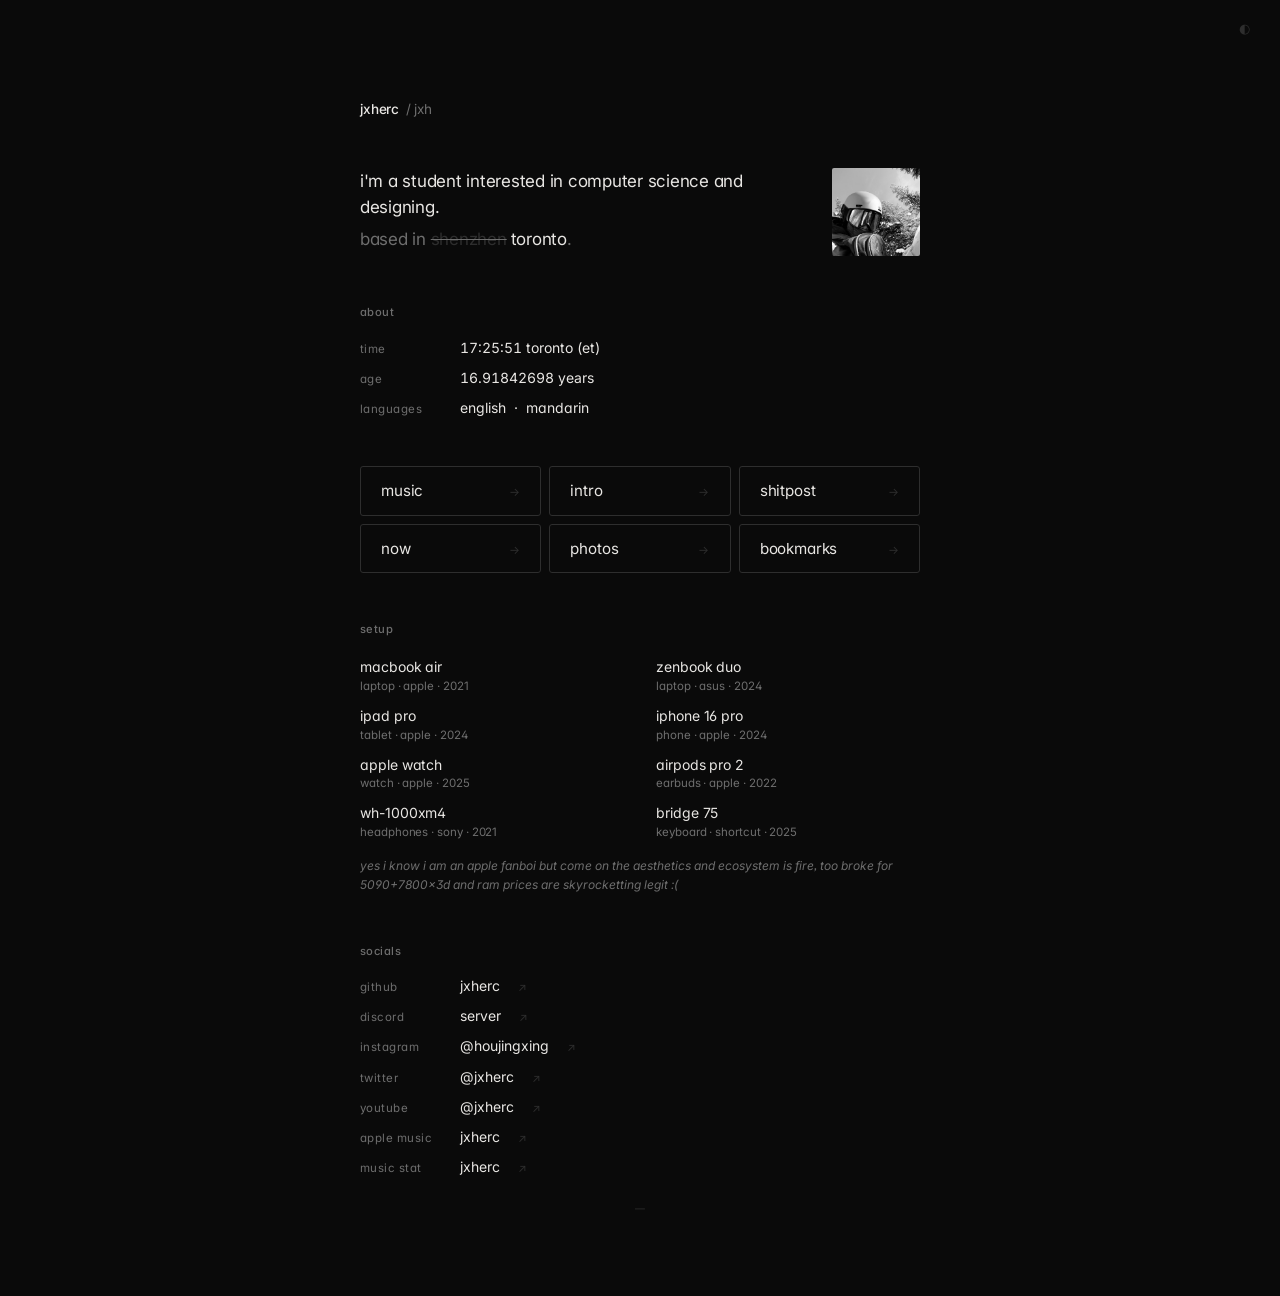
<file: index.html>
<!DOCTYPE html>
<html lang="en">
<head>
<meta charset="UTF-8">
<meta name="viewport" content="width=device-width, initial-scale=1.0">
<title>jxherc</title>
<link rel="icon" type="image/svg+xml" href="favicon.svg">
<link rel="preconnect" href="https://fonts.googleapis.com">
<link rel="preconnect" href="https://fonts.gstatic.com" crossorigin>
<link href="https://fonts.googleapis.com/css2?family=Inter:wght@300;400;500;600&display=swap" rel="stylesheet">
<link rel="stylesheet" href="style.css?v=19">
<script>const t=localStorage.getItem('theme');if(t)document.documentElement.dataset.theme=t;</script>
<meta property="og:title" content="jxherc">
<meta property="og:description" content="a website">
<meta property="og:image" content="og-image.png">
<meta name="twitter:card" content="summary_large_image">
</head>
<body>
<button class="theme-toggle" id="theme-toggle" aria-label="toggle light mode">◐</button>

<div class="meme-overlay" id="meme-overlay">
  <div class="meme-box" id="meme-box">
    <img class="meme-img" src="images/spongebob-eyes.jpg" alt="spongebob my eyes meme" />
    <p class="meme-text">are you absolutely motherfucking sure you wanna switch to light mode</p>
    <button class="meme-confirm" id="meme-confirm">yes i am sure</button>
    <button class="meme-cancel" id="meme-cancel">nevermind</button>
  </div>
</div>

<main>

  <header>
    <span class="brand">jxherc<span class="alias">/ jxh</span></span>
  </header>

  <section class="intro-block">
    <div class="intro">
      i'm a student interested in computer science and designing.
      <span class="location">based in <s>shenzhen</s><span class="here">toronto</span>.</span>
    </div>
    <div class="portrait">
      <div class="fallback">—</div>
      <img src="images/me.jpg" alt=""
           onload="this.classList.add('loaded'); this.previousElementSibling.style.display='none';"
           onerror="this.style.display='none';" />
    </div>
  </section>

  <section>
    <div class="label">about</div>
    <div class="kv-list">
      <div class="kv-row"><span class="k">time</span><span class="v" id="clock">—</span></div>
      <div class="kv-row"><span class="k">age</span><span class="v" id="age">—</span></div>
      <div class="kv-row"><span class="k">languages</span><span class="v">english &nbsp;·&nbsp; mandarin</span></div>
    </div>
  </section>

  <section style="display:grid;grid-template-columns:repeat(3,1fr);gap:0.5rem;">
    <a class="music-card" href="music.html">
      <span class="title">music</span>
      <span class="enter">→</span>
    </a>
    <a class="music-card" href="intro.html">
      <span class="title">intro</span>
      <span class="enter">→</span>
    </a>
    <a class="music-card" href="shitpost.html">
      <span class="title">shitpost</span>
      <span class="enter">→</span>
    </a>
    <a class="music-card" href="now.html">
      <span class="title">now</span>
      <span class="enter">→</span>
    </a>
    <a class="music-card" href="photos.html">
      <span class="title">photos</span>
      <span class="enter">→</span>
    </a>
    <a class="music-card" href="bookmarks.html">
      <span class="title">bookmarks</span>
      <span class="enter">→</span>
    </a>
  </section>

  <section>
    <div class="label">setup</div>
    <div class="two-col">
      <div class="item">macbook air<span class="spec">laptop · apple · 2021</span></div>
      <div class="item">zenbook duo<span class="spec">laptop · asus · 2024</span></div>
      <div class="item">ipad pro<span class="spec">tablet · apple · 2024</span></div>
      <div class="item">iphone 16 pro<span class="spec">phone · apple · 2024</span></div>
      <div class="item">apple watch<span class="spec">watch · apple · 2025</span></div>
      <div class="item">airpods pro 2<span class="spec">earbuds · apple · 2022</span></div>
      <div class="item">wh-1000xm4<span class="spec">headphones · sony · 2021</span></div>
      <div class="item">bridge 75<span class="spec">keyboard · shortcut · 2025</span></div>
    </div>
    <div class="note" style="margin-top:0.85rem;">yes i know i am an apple fanboi but come on the aesthetics and ecosystem is fire, too broke for 5090+7800x3d and ram prices are skyrocketting legit :( </div>
  </section>

  <section>
    <div class="label">socials</div>
    <div class="kv-list">
      <a class="kv-row" href="https://github.com/jxherc" target="_blank" rel="noopener">
        <span class="k">github</span><span class="v">jxherc</span><span class="arrow">↗</span>
      </a>
      <a class="kv-row" href="https://jxherc.com/gbp" target="_blank" rel="noopener">
        <span class="k">discord</span><span class="v">server</span><span class="arrow">↗</span>
      </a>
      <a class="kv-row" href="https://instagram.com/houjingxing" target="_blank" rel="noopener">
        <span class="k">instagram</span><span class="v">@houjingxing</span><span class="arrow">↗</span>
      </a>
      <a class="kv-row" href="https://twitter.com/jxherc" target="_blank" rel="noopener">
        <span class="k">twitter</span><span class="v">@jxherc</span><span class="arrow">↗</span>
      </a>
      <a class="kv-row" href="https://youtube.com/@jxherc" target="_blank" rel="noopener">
        <span class="k">youtube</span><span class="v">@jxherc</span><span class="arrow">↗</span>
      </a>
      <a class="kv-row" href="https://music.apple.com/profile/jxherc" target="_blank" rel="noopener">
        <span class="k">apple music</span><span class="v">jxherc</span><span class="arrow">↗</span>
      </a>
      <a class="kv-row" href="https://stats.fm/jxherc" target="_blank" rel="noopener">
        <span class="k">music stat</span><span class="v">jxherc</span><span class="arrow">↗</span>
      </a>
    </div>
  </section>

  <section class="page-edit-stamp">—</section>

</main>

<script>
  const BIRTH = new Date('2010-01-03T11:30:00Z');
  const ageSpot = document.getElementById('age');
  function updateAge() {
    const years = (new Date() - BIRTH) / (1000 * 60 * 60 * 24 * 365.25);
    ageSpot.textContent = years.toFixed(8) + ' years';
  }
  updateAge();
  setInterval(updateAge, 40);

  const clockSpot = document.getElementById('clock');
  function updateClock() {
    const time = new Date().toLocaleTimeString('en-CA', {
      timeZone: 'America/Toronto',
      hour12: false, hour: '2-digit', minute: '2-digit', second: '2-digit'
    });
    clockSpot.textContent = time + ' toronto (et)';
  }
  updateClock();
  setInterval(updateClock, 1000);

  fetch('https://api.github.com/repos/jxherc/website/commits?path=index.html&per_page=1')
    .then(r => r.json())
  .then(data => {
      const c = data[0]?.commit;
      if (!c) return;
      const d = new Date(c.committer?.date || c.author?.date);
      if (isNaN(d)) return;
      const date = d.toLocaleDateString('en-CA', { month: 'short', day: 'numeric', year: 'numeric' }).toLowerCase();
      const msg  = (c.message || '').split('\n')[0].replace(/\s*https?:\/\/\S+/g, '').trim();
      document.querySelector('.page-edit-stamp').textContent = 'page last edited ' + date + (msg ? ' · ' + msg : '');
    }).catch(() => {});
</script>
<script src="theme.js"></script>
</body>
</html>
</file>
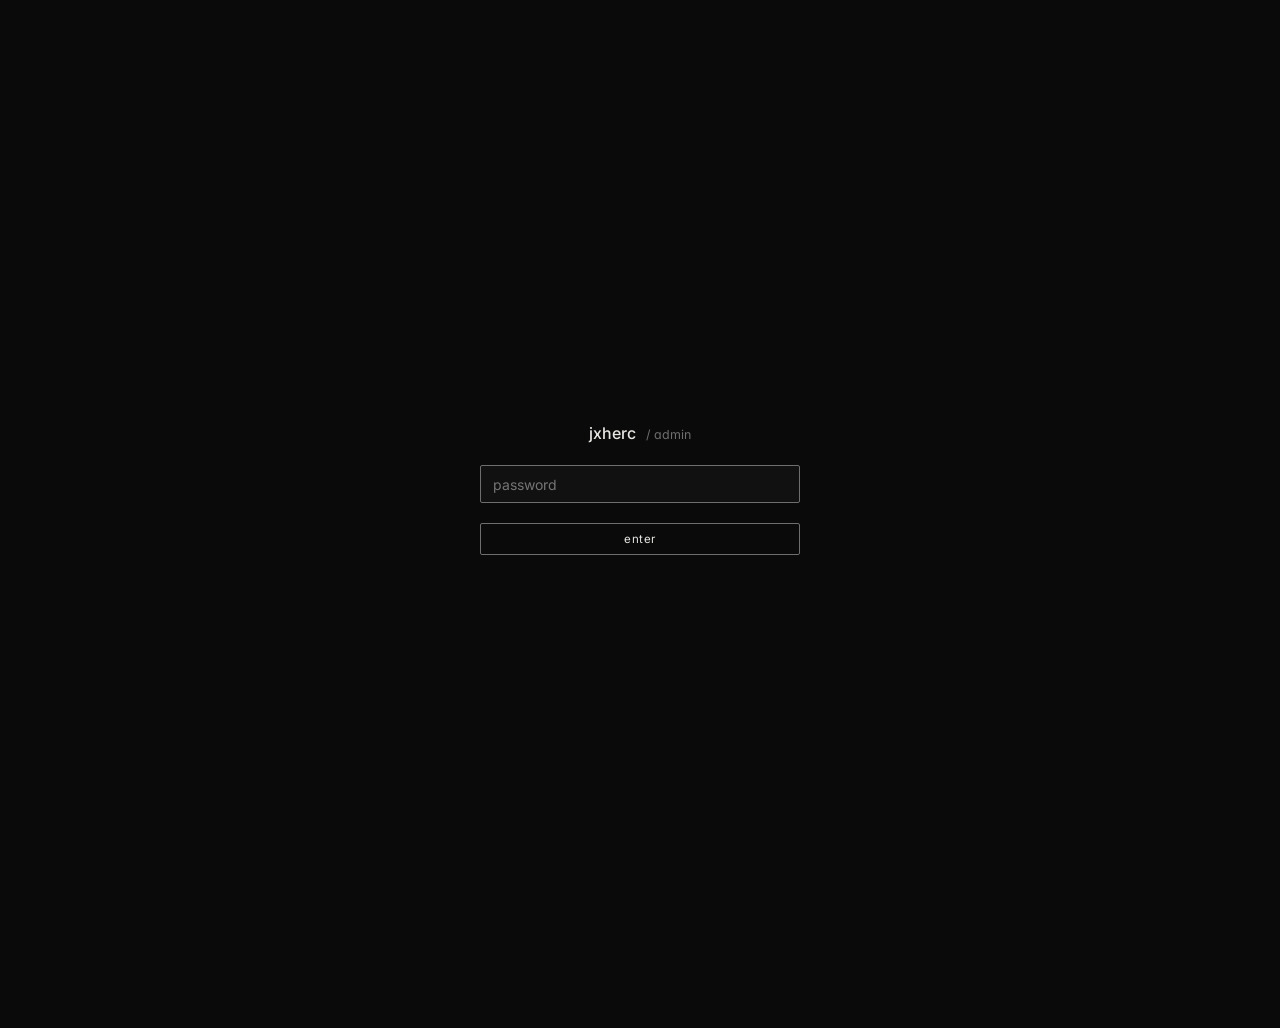
<file: _admin/index.html>
<!DOCTYPE html>
<html lang="en">
<head>
<meta charset="UTF-8">
<meta name="viewport" content="width=device-width, initial-scale=1.0">
<title>admin — jxherc</title>
<link rel="preconnect" href="https://fonts.googleapis.com">
<link rel="preconnect" href="https://fonts.gstatic.com" crossorigin>
<link href="https://fonts.googleapis.com/css2?family=Inter:wght@300;400;500;600&display=swap" rel="stylesheet">
<link rel="stylesheet" href="style.css">
</head>
<body>
<main>
  <header style="display:flex;align-items:baseline;justify-content:space-between;">
    <div class="brand">jxherc <span class="sub">/ admin</span></div>
    <button class="btn" id="logout-btn">logout</button>
  </header>

  <section>
    <div class="label">overview</div>
    <div class="stats-row">
      <div class="stat-card"><div class="num" id="posts-count">—</div><div class="unit">posts</div></div>
      <div class="stat-card"><div class="num" id="photos-count">—</div><div class="unit">photos</div></div>
      <div class="stat-card"><div class="num" id="bm-count">—</div><div class="unit">bookmarks</div></div>
    </div>
  </section>

  <section>
    <div class="label">manage</div>
    <div class="section-cards">
      <a class="section-card" href="posts.html"><span>posts</span><span class="arrow">→</span></a>
      <a class="section-card" href="status.html"><span>now status</span><span class="arrow">→</span></a>
      <a class="section-card" href="bookmarks.html"><span>bookmarks</span><span class="arrow">→</span></a>
      <a class="section-card" href="photos.html"><span>photos</span><span class="arrow">→</span></a>
    </div>
  </section>
</main>

<script type="module">
  import { requireLogin, apiFetch } from './admin.js';
  requireLogin();

  document.getElementById('logout-btn').addEventListener('click', () => {
    localStorage.removeItem('admin_token');
    location.href = 'login.html';
  });

  async function loadCounts() {
    const [posts, photos, bm] = await Promise.all([
      apiFetch('/posts').then(r => r.json()).catch(() => []),
      apiFetch('/photos').then(r => r.json()).catch(() => []),
      apiFetch('/bookmarks').then(r => r.json()).catch(() => []),
    ]);
    document.getElementById('posts-count').textContent  = posts.length;
    document.getElementById('photos-count').textContent = photos.length;
    document.getElementById('bm-count').textContent     = bm.length;
  }
  loadCounts();
</script>
</body>
</html>
</file>
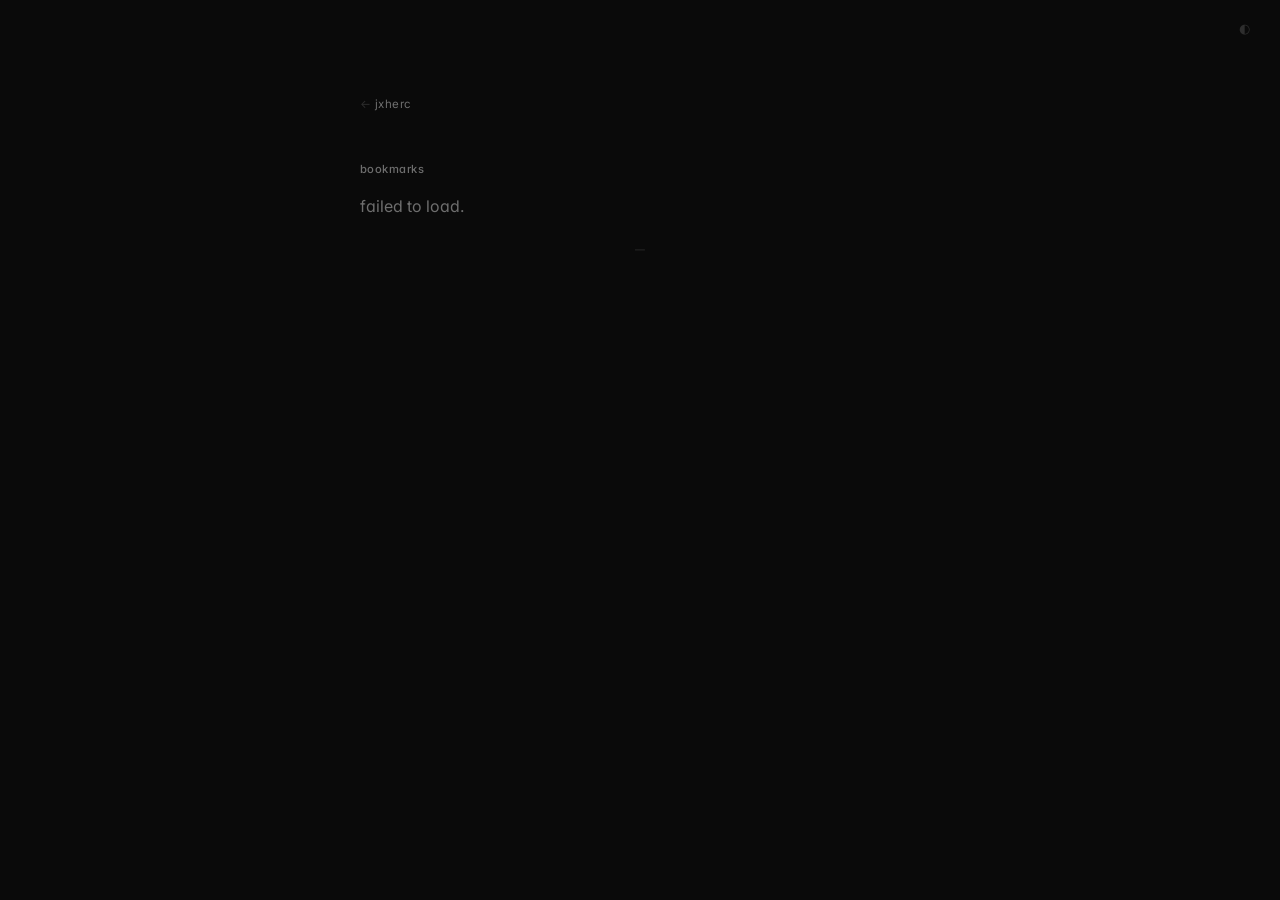
<file: bookmarks.html>
<!DOCTYPE html>
<html lang="en">
<head>
<meta charset="UTF-8">
<meta name="viewport" content="width=device-width, initial-scale=1.0">
<title>bookmarks — jxherc</title>
<link rel="icon" type="image/svg+xml" href="favicon.svg">
<link rel="preconnect" href="https://fonts.googleapis.com">
<link rel="preconnect" href="https://fonts.gstatic.com" crossorigin>
<link href="https://fonts.googleapis.com/css2?family=Inter:wght@300;400;500;600&display=swap" rel="stylesheet">
<link rel="stylesheet" href="style.css?v=19">
<script>const t=localStorage.getItem('theme');if(t)document.documentElement.dataset.theme=t;</script>
<meta property="og:title" content="bookmarks — jxherc">
<meta property="og:description" content="links i like">
<meta property="og:image" content="og-image.png">
<meta name="twitter:card" content="summary_large_image">
</head>
<body>
<button class="theme-toggle" id="theme-toggle" aria-label="toggle light mode">◐</button>
<div class="meme-overlay" id="meme-overlay">
  <div class="meme-box">
    <img class="meme-img" src="images/spongebob-eyes.jpg" alt="spongebob my eyes meme" />
    <p class="meme-text">are you absolutely motherfucking sure you wanna switch to light mode</p>
    <button class="meme-confirm" id="meme-confirm">yes i am sure</button>
    <button class="meme-cancel" id="meme-cancel">nevermind</button>
  </div>
</div>
<main>
  <a class="home" href="index.html">jxherc</a>
  <section>
    <div class="label">bookmarks</div>
    <div id="saves"><div style="color:var(--muted)">loading…</div></div>
  </section>
  <section class="page-edit-stamp" id="edit-stamp">—</section>
</main>
<script>
const API = 'https://api.jxherc.com';

async function load() {
  const wall = document.getElementById('saves');
  try {
    const r = await fetch(API + '/bookmarks');
    const raw = await r.json();
    const saves = raw.bookmarks || raw || [];
    if (!saves.length) { wall.innerHTML = '<div style="color:var(--muted)">nothing saved yet.</div>'; return; }
    wall.innerHTML = saves.map(b => {
      const href = b.url || '#';
      const name = b.label || href;
      const crumbs = [b.url, b.category, b.date
        ? new Date(b.date).toLocaleDateString('en-CA', { month: 'short', day: 'numeric', year: 'numeric' }).toLowerCase()
        : ''].filter(Boolean).join(' · ');
      return '<a href="' + href + '" target="_blank" rel="noopener" style="display:block;padding:0.7rem 0;border-bottom:1px solid var(--faint);text-decoration:none;">'
        + '<div style="color:var(--text);margin-bottom:0.2rem">' + name + '</div>'
        + '<div style="color:var(--muted);font-size:0.75rem;overflow:hidden;text-overflow:ellipsis;white-space:nowrap">' + crumbs + '</div>'
        + '</a>';
    }).join('');
  } catch {
    wall.innerHTML = '<div style="color:var(--muted)">failed to load.</div>';
  }
}
load();

fetch('https://api.github.com/repos/jxherc/website/commits?path=bookmarks.html&per_page=1')
  .then(r => r.json())
  .then(data => {
    const hit = data[0]?.commit;
    if (!hit) return;
    const d = new Date(hit.committer?.date || hit.author?.date);
    if (isNaN(d)) return;
    const when = d.toLocaleDateString('en-CA', { month: 'short', day: 'numeric', year: 'numeric' }).toLowerCase();
    const why = (hit.message || '').split('\n')[0].replace(/\s*https?:\/\/\S+/g, '').trim();
    document.getElementById('edit-stamp').textContent = 'page last edited ' + when + (why ? ' · ' + why : '');
  })
  .catch(() => {});
</script>
<script src="theme.js"></script>
</body>
</html>
</file>
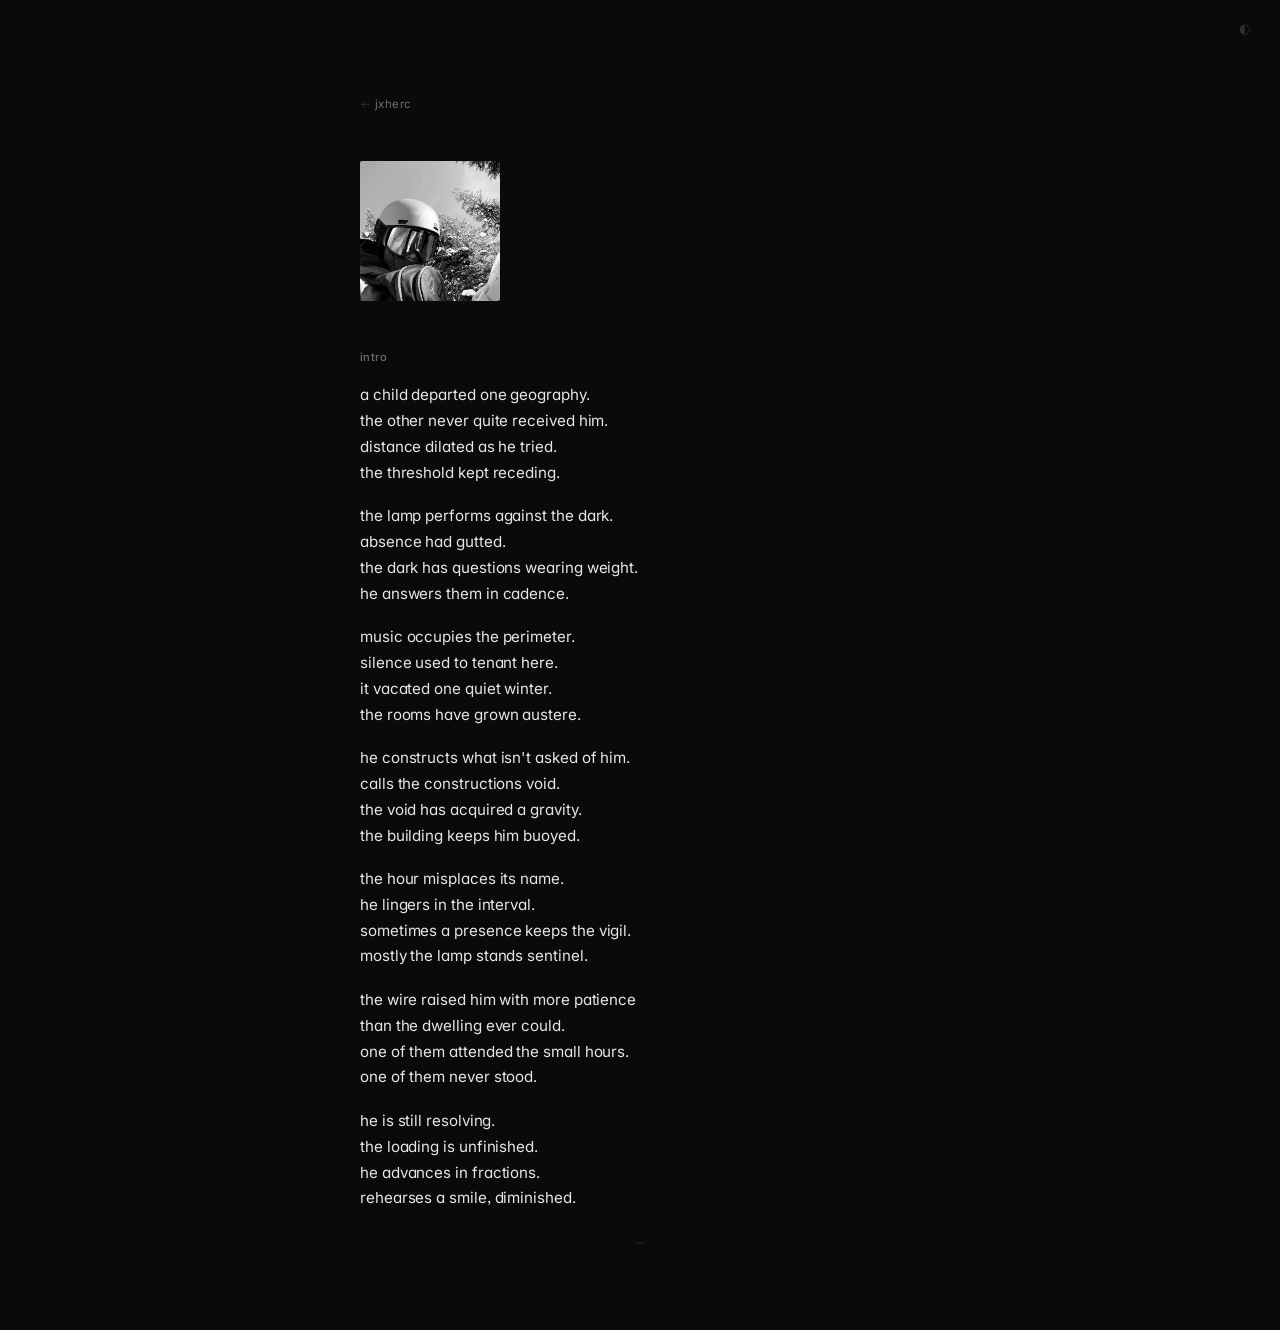
<file: intro.html>
<!DOCTYPE html>
<html lang="en">
<head>
<meta charset="UTF-8">
<meta name="viewport" content="width=device-width, initial-scale=1.0">
<title>intro — jxherc</title>
<link rel="icon" type="image/svg+xml" href="favicon.svg">
<link rel="preconnect" href="https://fonts.googleapis.com">
<link rel="preconnect" href="https://fonts.gstatic.com" crossorigin>
<link href="https://fonts.googleapis.com/css2?family=Inter:wght@300;400;500;600&display=swap" rel="stylesheet">
<link rel="stylesheet" href="style.css?v=19">
<script>const t=localStorage.getItem('theme');if(t)document.documentElement.dataset.theme=t;</script>
<meta property="og:title" content="intro — jxherc">
<meta property="og:description" content="some intro">
<meta property="og:image" content="og-image.png">
<meta name="twitter:card" content="summary_large_image">
</head>
<body>
<button class="theme-toggle" id="theme-toggle" aria-label="toggle light mode">◐</button>
<div class="meme-overlay" id="meme-overlay">
  <div class="meme-box">
    <img class="meme-img" src="images/spongebob-eyes.jpg" alt="spongebob my eyes meme" />
    <p class="meme-text">are you absolutely motherfucking sure you wanna switch to light mode</p>
    <button class="meme-confirm" id="meme-confirm">yes i am sure</button>
    <button class="meme-cancel" id="meme-cancel">nevermind</button>
  </div>
</div>
<main>
  <a class="home" href="index.html">jxherc</a>
  <section>
    <div class="portrait-large">
      <div class="fallback">—</div>
      <img src="images/me.jpg" alt="jxherc"
           onload="this.classList.add('loaded'); this.previousElementSibling.style.display='none';"
           onerror="this.style.display='none';" />
    </div>
  </section>
  <section>
    <div class="label">intro</div>
    <div class="prose">
      <p>
        a child departed one geography.<br>
        the other never quite received him.<br>
        distance dilated as he tried.<br>
        the threshold kept receding.
      </p>
      <p>
        the lamp performs against the dark.<br>
        absence had gutted.<br>
        the dark has questions wearing weight.<br>
        he answers them in cadence.
      </p>
      <p>
        music occupies the perimeter.<br>
        silence used to tenant here.<br>
        it vacated one quiet winter.<br>
        the rooms have grown austere.
      </p>
      <p>
        he constructs what isn't asked of him.<br>
        calls the constructions void.<br>
        the void has acquired a gravity.<br>
        the building keeps him buoyed.
      </p>
      <p>
        the hour misplaces its name.<br>
        he lingers in the interval.<br>
        sometimes a presence keeps the vigil.<br>
        mostly the lamp stands sentinel.
      </p>
      <p>
        the wire raised him with more patience<br>
        than the dwelling ever could.<br>
        one of them attended the small hours.<br>
        one of them never stood.
      </p>
      <p>
        he is still resolving.<br>
        the loading is unfinished.<br>
        he advances in fractions.<br>
        rehearses a smile, diminished.
      </p>
    </div>
  </section>
  <section class="page-edit-stamp" id="edit-stamp">—</section>
</main>
<script>
fetch('https://api.github.com/repos/jxherc/website/commits?path=intro.html&per_page=1')
  .then(r => r.json())
  .then(data => {
    const hit = data[0]?.commit;
    if (!hit) return;
    const d = new Date(hit.committer?.date || hit.author?.date);
    if (isNaN(d)) return;
    const when = d.toLocaleDateString('en-CA', { month: 'short', day: 'numeric', year: 'numeric' }).toLowerCase();
    const why = (hit.message || '').split('\n')[0].replace(/\s*https?:\/\/\S+/g, '').trim();
    document.getElementById('edit-stamp').textContent = 'page last edited ' + when + (why ? ' · ' + why : '');
  })
  .catch(() => {});
</script>
<script src="theme.js"></script>
</body>
</html>
</file>
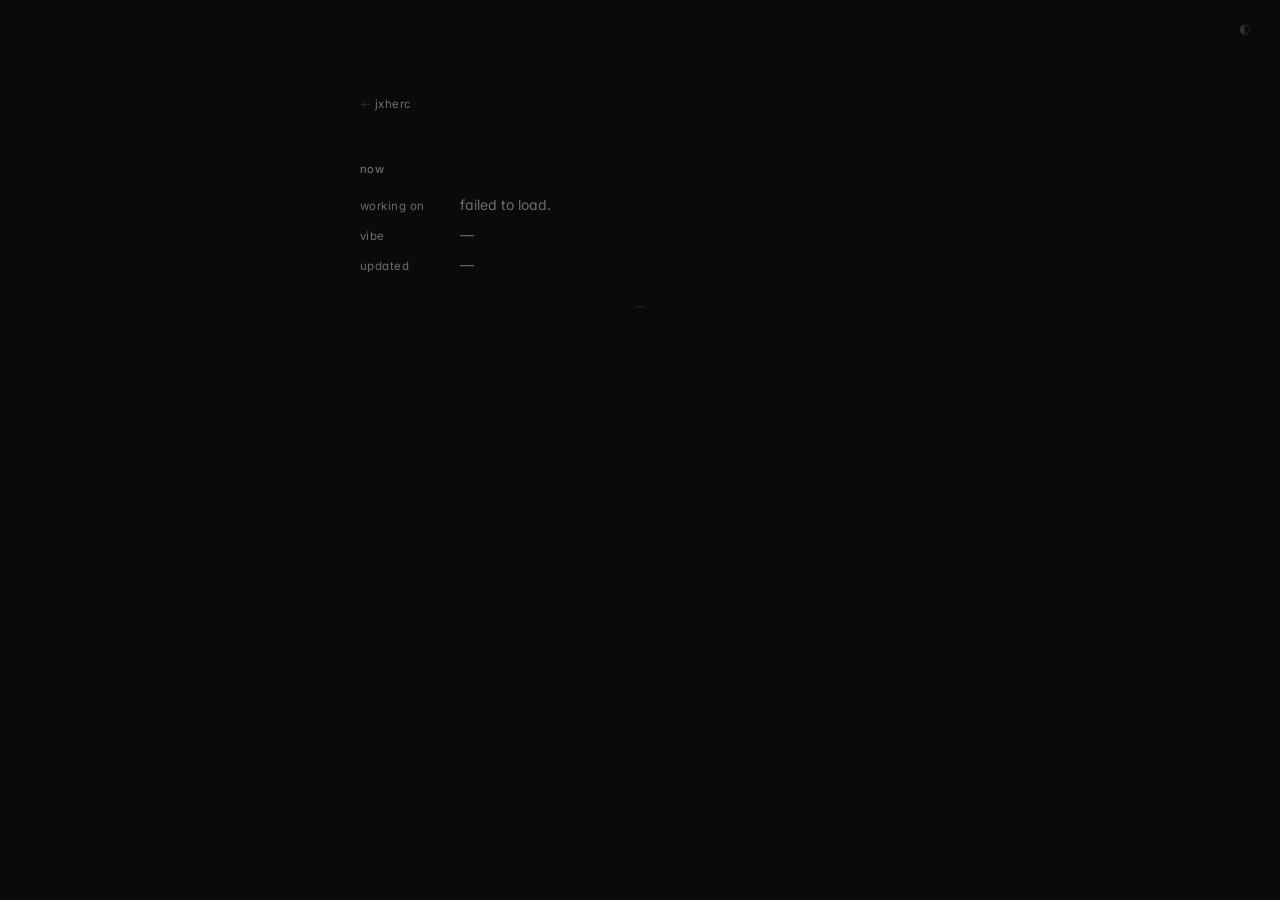
<file: now.html>
<!DOCTYPE html>
<html lang="en">
<head>
<meta charset="UTF-8">
<meta name="viewport" content="width=device-width, initial-scale=1.0">
<title>now — jxherc</title>
<link rel="icon" type="image/svg+xml" href="favicon.svg">
<link rel="preconnect" href="https://fonts.googleapis.com">
<link rel="preconnect" href="https://fonts.gstatic.com" crossorigin>
<link href="https://fonts.googleapis.com/css2?family=Inter:wght@300;400;500;600&display=swap" rel="stylesheet">
<link rel="stylesheet" href="style.css?v=19">
<script>const t=localStorage.getItem('theme');if(t)document.documentElement.dataset.theme=t;</script>
<meta property="og:title" content="now — jxherc">
<meta property="og:description" content="what i'm up to">
<meta property="og:image" content="og-image.png">
<meta name="twitter:card" content="summary_large_image">
</head>
<body>
<button class="theme-toggle" id="theme-toggle" aria-label="toggle light mode">◐</button>
<div class="meme-overlay" id="meme-overlay">
  <div class="meme-box">
    <img class="meme-img" src="images/spongebob-eyes.jpg" alt="spongebob my eyes meme" />
    <p class="meme-text">are you absolutely motherfucking sure you wanna switch to light mode</p>
    <button class="meme-confirm" id="meme-confirm">yes i am sure</button>
    <button class="meme-cancel" id="meme-cancel">nevermind</button>
  </div>
</div>
<main>
  <a class="home" href="index.html">jxherc</a>
  <section>
    <div class="label">now</div>
    <div class="kv-list">
      <div class="kv-row"><span class="k">working on</span><span class="v" style="color:var(--muted)" id="doing">loading…</span></div>
      <div class="kv-row"><span class="k">vibe</span><span class="v" style="color:var(--muted)" id="mood">—</span></div>
      <div class="kv-row"><span class="k">updated</span><span class="v" style="color:var(--muted)" id="when">—</span></div>
    </div>
  </section>
  <section class="page-edit-stamp" id="edit-stamp">—</section>
</main>
<script>
const API = 'https://api.jxherc.com';

async function load() {
  try {
    const r = await fetch(API + '/status');
    if (!r.ok) throw 0;
    const raw = await r.json();
    const s = raw.status || raw;
    document.getElementById('doing').textContent = s.workingOn || '—';
    document.getElementById('mood').textContent = s.vibe || '—';
    if (s.updatedAt) {
      const mins = Math.round((Date.now() - new Date(s.updatedAt)) / 60000);
      const ago = mins < 1    ? 'just now'
        : mins < 60           ? mins + 'm ago'
        : mins < 1440         ? Math.round(mins / 60) + 'h ago'
        : Math.round(mins / 1440) + 'd ago';
      document.getElementById('when').textContent = ago;
    }
  } catch {
    document.getElementById('doing').textContent = 'failed to load.';
  }
}
load();

fetch('https://api.github.com/repos/jxherc/website/commits?path=now.html&per_page=1')
  .then(r => r.json())
  .then(data => {
    const hit = data[0]?.commit;
    if (!hit) return;
    const d = new Date(hit.committer?.date || hit.author?.date);
    if (isNaN(d)) return;
    const when = d.toLocaleDateString('en-CA', { month: 'short', day: 'numeric', year: 'numeric' }).toLowerCase();
    const why = (hit.message || '').split('\n')[0].replace(/\s*https?:\/\/\S+/g, '').trim();
    document.getElementById('edit-stamp').textContent = 'page last edited ' + when + (why ? ' · ' + why : '');
  })
  .catch(() => {});
</script>
<script src="theme.js"></script>
</body>
</html>
</file>
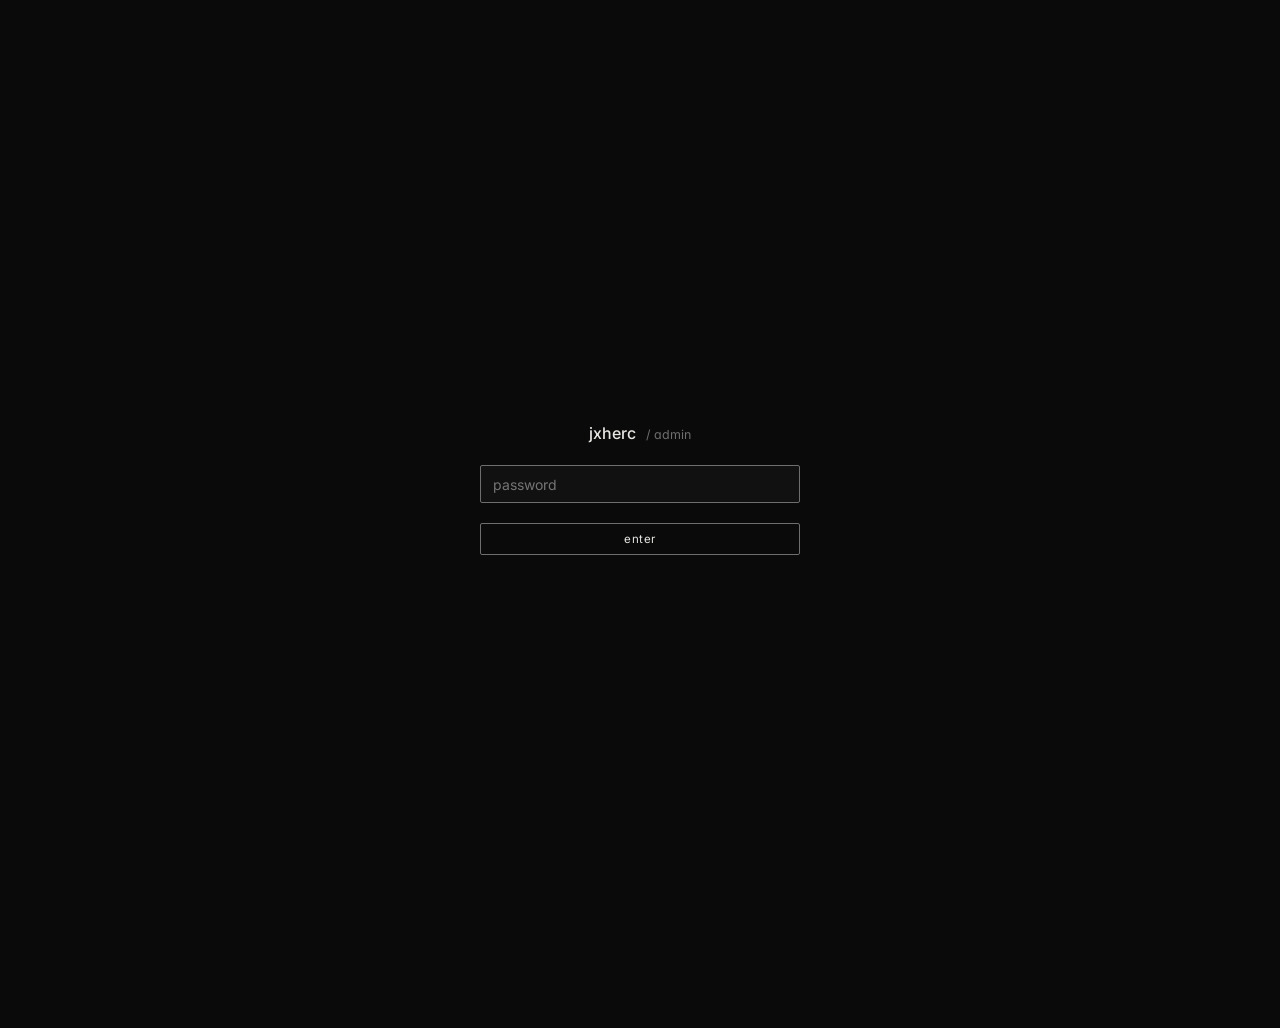
<file: _admin/bookmarks.html>
<!DOCTYPE html>
<html lang="en">
<head>
<meta charset="UTF-8">
<meta name="viewport" content="width=device-width, initial-scale=1.0">
<title>bookmarks — admin</title>
<link rel="preconnect" href="https://fonts.googleapis.com">
<link rel="preconnect" href="https://fonts.gstatic.com" crossorigin>
<link href="https://fonts.googleapis.com/css2?family=Inter:wght@300;400;500;600&display=swap" rel="stylesheet">
<link rel="stylesheet" href="style.css">
</head>
<body>
<main>
  <header style="display:flex;align-items:baseline;justify-content:space-between;">
    <a href="index.html" style="font-size:0.72rem;color:var(--muted);">← admin</a>
    <div class="brand" style="font-size:0.78rem;">bookmarks</div>
  </header>

  <section>
    <div class="label">add bookmark</div>
    <div style="display:flex;flex-direction:column;gap:0.75rem;">
      <div class="field">
        <label>url</label>
        <input type="url" id="new-url" placeholder="https://…" />
      </div>
      <div class="form-row">
        <div class="field">
          <label>label</label>
          <input type="text" id="new-label" placeholder="auto-filled for youtube" />
        </div>
        <div class="field" style="max-width:140px;">
          <label>category</label>
          <select id="new-cat">
            <option value="video">video</option>
            <option value="account">account</option>
            <option value="article">article</option>
            <option value="link">link</option>
          </select>
        </div>
      </div>
      <div style="display:flex;gap:0.75rem;align-items:center;">
        <button class="btn primary" id="add-btn">add</button>
        <div id="add-msg"></div>
      </div>
    </div>
  </section>

  <section>
    <div class="label">all bookmarks</div>
    <div class="item-list" id="bm-list">
      <div style="color:var(--muted);font-size:0.8rem;font-style:italic;">loading…</div>
    </div>
  </section>
</main>

<script type="module">
  import { requireLogin, apiFetch, fmt, msg } from './admin.js';
  requireLogin();

  const urlInput   = document.getElementById('new-url');
  const labelInput = document.getElementById('new-label');
  const catInput   = document.getElementById('new-cat');

  urlInput.addEventListener('blur', async () => {
    const url = urlInput.value.trim();
    if (!url || labelInput.value.trim()) return;
    const ytMatch = url.match(/(?:youtube\.com\/watch\?v=|youtu\.be\/)([^&?/]+)/);
    if (!ytMatch) return;
    try {
      const res  = await fetch(`https://www.youtube.com/oembed?url=${encodeURIComponent(url)}&format=json`);
      const data = await res.json();
      if (data.title) { labelInput.value = data.title; catInput.value = 'video'; }
    } catch { /* ignore */ }
  });

  async function loadBookmarks() {
    const res   = await apiFetch('/bookmarks');
    const items = await res.json();
    const list  = document.getElementById('bm-list');
    if (!items.length) {
      list.innerHTML = '<div style="color:var(--muted);font-size:0.8rem;font-style:italic;">no bookmarks yet</div>';
      return;
    }
    list.innerHTML = items.map(b => `
      <div class="item-row">
        <div class="item-body">
          <div class="item-title">${esc(b.label || b.url)}</div>
          <div class="item-meta">${esc(b.url)} · ${b.category} · ${fmt(b.date)}</div>
        </div>
        <div class="item-actions">
          <button class="btn danger del-btn" data-id="${b.id}">delete</button>
        </div>
      </div>
    `).join('');

    list.querySelectorAll('.del-btn').forEach(btn => {
      btn.addEventListener('click', async () => {
        if (!confirm('delete?')) return;
        await apiFetch(`/bookmarks/${btn.dataset.id}`, { method: 'DELETE' });
        loadBookmarks();
      });
    });
  }

  document.getElementById('add-btn').addEventListener('click', async () => {
    const url   = urlInput.value.trim();
    const label = labelInput.value.trim();
    const msgEl = document.getElementById('add-msg');
    if (!url) { msg(msgEl, 'url is empty', 'err'); return; }

    const btn = document.getElementById('add-btn');
    btn.disabled = true;
    const res = await apiFetch('/bookmarks', {
      method: 'POST',
      headers: { 'Content-Type': 'application/json' },
      body: JSON.stringify({ url, label, category: catInput.value })
    });
    btn.disabled = false;

    if (res.ok) {
      urlInput.value = labelInput.value = '';
      msg(msgEl, 'added');
      loadBookmarks();
    } else {
      msg(msgEl, 'failed', 'err');
    }
  });

  const esc = s => String(s).replace(/[&<>"']/g, c =>
    ({'&':'&amp;','<':'&lt;','>':'&gt;','"':'&quot;',"'":'&#39;'}[c]));

  loadBookmarks();
</script>
</body>
</html>
</file>
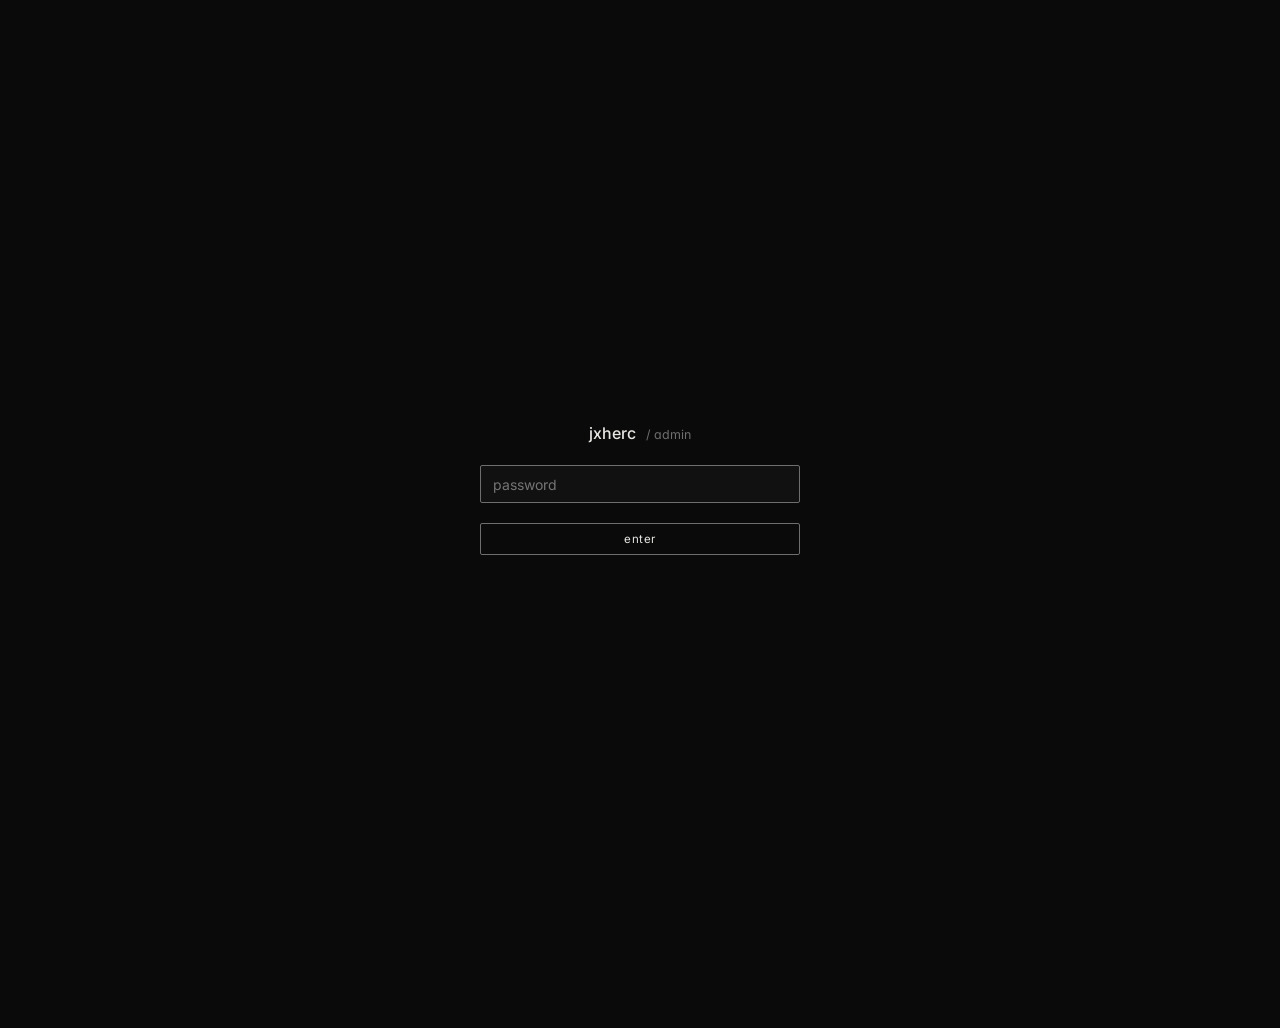
<file: _admin/login.html>
<!DOCTYPE html>
<html lang="en">
<head>
<meta charset="UTF-8">
<meta name="viewport" content="width=device-width, initial-scale=1.0">
<title>admin — jxherc</title>
<link rel="preconnect" href="https://fonts.googleapis.com">
<link rel="preconnect" href="https://fonts.gstatic.com" crossorigin>
<link href="https://fonts.googleapis.com/css2?family=Inter:wght@300;400;500;600&display=swap" rel="stylesheet">
<link rel="stylesheet" href="style.css">
</head>
<body>
<div class="login-wrap">
  <div class="login-box">
    <div class="brand">jxherc <span class="sub">/ admin</span></div>
    <div class="field">
      <input type="password" id="pw" placeholder="password" autocomplete="current-password" />
    </div>
    <button class="btn primary" id="submit-btn">enter</button>
    <div id="msg"></div>
  </div>
</div>

<script>
  const API = 'https://api.jxherc.com';

  if (localStorage.getItem('admin_token')) location.href = 'index.html';

  const pw  = document.getElementById('pw');
  const btn = document.getElementById('submit-btn');
  const msg = document.getElementById('msg');

  async function login() {
    btn.disabled = true;
    msg.textContent = '';
    try {
      const res  = await fetch(`${API}/auth`, {
        method: 'POST',
        headers: { 'Content-Type': 'application/json' },
        body: JSON.stringify({ password: pw.value })
      });
      const data = await res.json();
      if (!res.ok) throw new Error(data.error || 'wrong password');
      localStorage.setItem('admin_token', data.token);
      location.href = 'index.html';
    } catch (e) {
      pw.classList.add('shake');
      setTimeout(() => pw.classList.remove('shake'), 400);
      msg.innerHTML = `<div class="msg err">${e.message}</div>`;
    } finally { btn.disabled = false; }
  }

  btn.addEventListener('click', login);
  pw.addEventListener('keydown', e => { if (e.key === 'Enter') login(); });
  pw.focus();
</script>
</body>
</html>
</file>
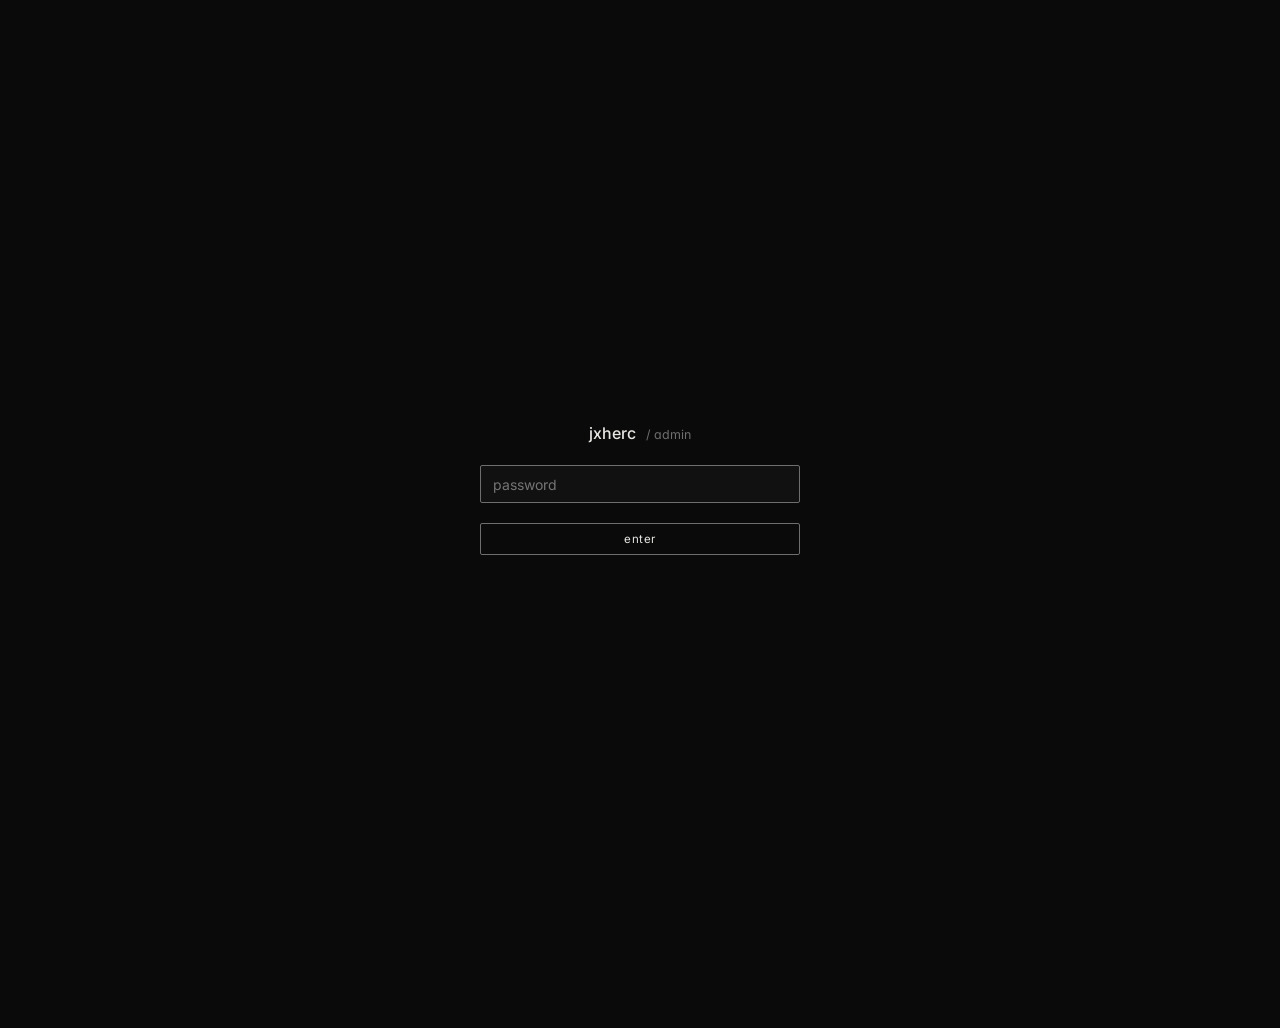
<file: _admin/posts.html>
<!DOCTYPE html>
<html lang="en">
<head>
<meta charset="UTF-8">
<meta name="viewport" content="width=device-width, initial-scale=1.0">
<title>posts — admin</title>
<link rel="preconnect" href="https://fonts.googleapis.com">
<link rel="preconnect" href="https://fonts.gstatic.com" crossorigin>
<link href="https://fonts.googleapis.com/css2?family=Inter:wght@300;400;500;600&display=swap" rel="stylesheet">
<link rel="stylesheet" href="style.css">
</head>
<body>
<main>
  <header style="display:flex;align-items:baseline;justify-content:space-between;">
    <a href="index.html" style="font-size:0.72rem;color:var(--muted);">← admin</a>
    <div class="brand" style="font-size:0.78rem;">posts</div>
  </header>

  <section>
    <div class="label">new post</div>
    <div style="display:flex;flex-direction:column;gap:0.75rem;">
      <div class="field">
        <label>title <span style="color:var(--faint)">(optional)</span></label>
        <input type="text" id="new-title" placeholder="leave blank for shitpost vibes" />
      </div>
      <div class="field">
        <label>body</label>
        <textarea id="new-body" placeholder="what's on your mind"></textarea>
      </div>
      <div style="display:flex;gap:0.75rem;align-items:center;">
        <button class="btn primary" id="post-btn">post</button>
        <div id="post-msg"></div>
      </div>
    </div>
  </section>

  <section>
    <div class="label">all posts</div>
    <div class="item-list" id="posts-list">
      <div style="color:var(--muted);font-size:0.8rem;font-style:italic;">loading…</div>
    </div>
  </section>
</main>

<script type="module">
  import { requireLogin, apiFetch, fmt, msg } from './admin.js';
  requireLogin();

  async function loadPosts() {
    const res   = await apiFetch('/posts');
    const posts = await res.json();
    const list  = document.getElementById('posts-list');
    if (!posts.length) {
      list.innerHTML = '<div style="color:var(--muted);font-size:0.8rem;font-style:italic;">no posts yet</div>';
      return;
    }
    list.innerHTML = posts.map(p => `
      <div class="item-row" data-id="${p.id}">
        <div class="item-body">
          ${p.title ? `<div class="item-title">${esc(p.title)}</div>` : ''}
          <div class="item-title" style="${p.title ? 'color:var(--muted);font-size:0.82rem;' : ''}">${esc(p.body)}</div>
          <div class="item-meta">${fmt(p.date)}${p.via ? ' · via ' + p.via : ''}</div>
        </div>
        <div class="item-actions">
          <button class="btn danger del-btn" data-id="${p.id}">delete</button>
        </div>
      </div>
    `).join('');

    list.querySelectorAll('.del-btn').forEach(btn => {
      btn.addEventListener('click', async () => {
        if (!confirm('delete this post?')) return;
        await apiFetch(`/posts/${btn.dataset.id}`, { method: 'DELETE' });
        loadPosts();
      });
    });
  }

  document.getElementById('post-btn').addEventListener('click', async () => {
    const body  = document.getElementById('new-body').value.trim();
    const title = document.getElementById('new-title').value.trim();
    const msgEl = document.getElementById('post-msg');
    if (!body) { msg(msgEl, 'body is empty lol', 'err'); return; }

    const btn = document.getElementById('post-btn');
    btn.disabled = true;
    const res = await apiFetch('/posts', {
      method: 'POST',
      headers: { 'Content-Type': 'application/json' },
      body: JSON.stringify({ body, title })
    });
    btn.disabled = false;

    if (res.ok) {
      document.getElementById('new-body').value  = '';
      document.getElementById('new-title').value = '';
      msg(msgEl, 'posted');
      loadPosts();
    } else {
      msg(msgEl, 'something broke', 'err');
    }
  });

  const esc = s => String(s).replace(/[&<>"']/g, c =>
    ({'&':'&amp;','<':'&lt;','>':'&gt;','"':'&quot;',"'":'&#39;'}[c]));

  loadPosts();
</script>
</body>
</html>
</file>
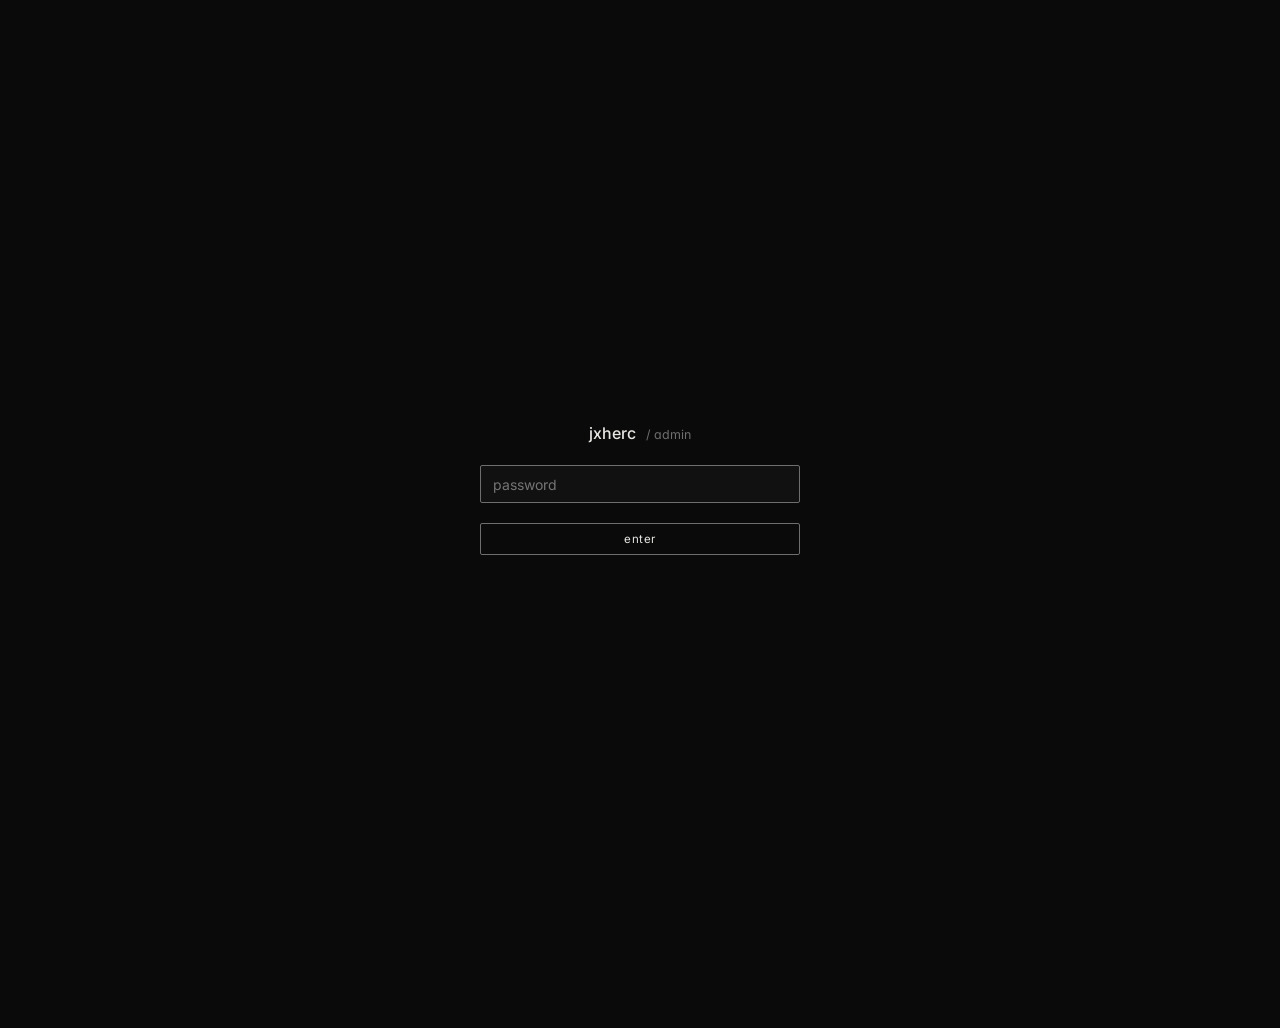
<file: _admin/status.html>
<!DOCTYPE html>
<html lang="en">
<head>
<meta charset="UTF-8">
<meta name="viewport" content="width=device-width, initial-scale=1.0">
<title>now status — admin</title>
<link rel="preconnect" href="https://fonts.googleapis.com">
<link rel="preconnect" href="https://fonts.gstatic.com" crossorigin>
<link href="https://fonts.googleapis.com/css2?family=Inter:wght@300;400;500;600&display=swap" rel="stylesheet">
<link rel="stylesheet" href="style.css">
</head>
<body>
<main>
  <header style="display:flex;align-items:baseline;justify-content:space-between;">
    <a href="index.html" style="font-size:0.72rem;color:var(--muted);">← admin</a>
    <div class="brand" style="font-size:0.78rem;">now status</div>
  </header>

  <section>
    <div class="label">currently playing</div>
    <div id="now-playing" style="font-size:0.82rem;color:var(--muted);font-style:italic;">loading from stats.fm…</div>
  </section>

  <section>
    <div class="label">edit status</div>
    <div style="display:flex;flex-direction:column;gap:0.75rem;">
      <div class="field">
        <label>working on</label>
        <input type="text" id="working-on" placeholder="e.g. redesigning jxherc.com" />
      </div>
      <div class="field">
        <label>vibe / mood</label>
        <input type="text" id="vibe" placeholder="e.g. sleepy but productive" />
      </div>
      <div style="display:flex;gap:0.75rem;align-items:center;">
        <button class="btn primary" id="save-btn">save</button>
        <div id="save-msg"></div>
      </div>
    </div>
  </section>

  <section>
    <div class="label">preview</div>
    <div id="preview" style="border:1px solid var(--faint);border-radius:3px;padding:1rem;font-size:0.82rem;color:var(--muted);"></div>
  </section>
</main>

<script type="module">
  import { requireLogin, apiFetch, msg } from './admin.js';
  requireLogin();

  const STATS_API = 'https://api.stats.fm/api/v1';

  async function loadNowPlaying() {
    const el = document.getElementById('now-playing');
    try {
      const res  = await fetch(`${STATS_API}/users/jxherc/streams/recent?limit=1`);
      const data = await res.json();
      const item = (data.items || data)[0];
      if (!item) { el.textContent = 'nothing recently'; return; }
      const track  = item.track?.name || item.name || '—';
      const artist = item.track?.artists?.[0]?.name || '';
      el.innerHTML = `<span style="color:var(--text)">${track}</span>${artist ? ` <span style="color:var(--muted)">— ${artist}</span>` : ''}`;
    } catch { el.textContent = 'could not fetch'; }
  }

  async function loadStatus() {
    const res    = await apiFetch('/status');
    const status = await res.json();
    document.getElementById('working-on').value = status.workingOn || '';
    document.getElementById('vibe').value        = status.vibe      || '';
    updatePreview(status);
  }

  function updatePreview(status) {
    const el = document.getElementById('preview');
    const rows = [];
    if (status.workingOn) rows.push(`working on · ${status.workingOn}`);
    if (status.vibe)      rows.push(`vibe · ${status.vibe}`);
    if (!rows.length)     rows.push('(empty — fill in the fields above)');
    el.innerHTML = rows.map(r => `<div style="margin-bottom:0.35rem">${r}</div>`).join('');
  }

  ['working-on', 'vibe'].forEach(id => {
    document.getElementById(id).addEventListener('input', () => updatePreview({
      workingOn: document.getElementById('working-on').value,
      vibe:      document.getElementById('vibe').value,
    }));
  });

  document.getElementById('save-btn').addEventListener('click', async () => {
    const btn = document.getElementById('save-btn');
    btn.disabled = true;
    const res = await apiFetch('/status', {
      method: 'PUT',
      headers: { 'Content-Type': 'application/json' },
      body: JSON.stringify({
        workingOn: document.getElementById('working-on').value.trim(),
        vibe:      document.getElementById('vibe').value.trim(),
      })
    });
    btn.disabled = false;
    const msgEl = document.getElementById('save-msg');
    if (res.ok) msg(msgEl, 'saved');
    else        msg(msgEl, 'save failed', 'err');
  });

  loadNowPlaying();
  loadStatus();
</script>
</body>
</html>
</file>
<file: style.css>
* { margin: 0; padding: 0; box-sizing: border-box; }

:root {
  --bg: #0a0a0a;
  --text: #e8e6e3;
  --muted: #6e6e6e;
  --faint: #2e2e2e;
  --accent: #00ff2a;
}

html, body {
  background: var(--bg);
  color: var(--text);
  font-family: 'Inter', -apple-system, BlinkMacSystemFont, sans-serif;
  font-weight: 400;
  line-height: 1.5;
  font-feature-settings: 'cv11', 'ss01', 'ss03';
  -webkit-font-smoothing: antialiased;
  -moz-osx-font-smoothing: grayscale;
  text-rendering: optimizeLegibility;
  min-height: 100vh;
}

body { padding: 6rem 2rem 5rem; }
main { max-width: 560px; margin: 0 auto; display: flex; flex-direction: column; gap: 3rem; }

/* Home link */
.home {
  font-size: 0.72rem; color: var(--muted);
  text-decoration: none; letter-spacing: 0.04em;
  width: fit-content; transition: color 0.2s ease;
}
.home::before { content: "← "; color: var(--faint); }
.home:hover { color: var(--text); }

/* Brand */
.brand {
  font-size: 0.85rem; color: var(--text);
  font-weight: 500; letter-spacing: -0.01em;
  text-decoration: none; width: fit-content;
}
.brand .alias { color: var(--muted); font-weight: 400; margin-left: 0.4rem; }

/* Labels */
.label {
  font-size: 0.7rem; color: var(--muted);
  letter-spacing: 0.04em; font-weight: 500;
  margin-bottom: 1rem;
  display: flex; align-items: baseline; gap: 0.7rem;
}
.live-stamp {
  color: var(--faint); font-size: 0.6rem;
  letter-spacing: 0.05em; font-weight: 400;
  font-variant-numeric: tabular-nums;
}

/* Intro block */
.intro { font-size: 1.0625rem; color: var(--text); letter-spacing: -0.015em; line-height: 1.55; }
.intro .location { display: block; margin-top: 0.35rem; color: var(--muted); }
.intro s { color: var(--faint); text-decoration-color: var(--muted); text-decoration-thickness: 1px; }
.intro .here { color: var(--text); margin-left: 0.25rem; }
.intro-block { display: flex; gap: 1.5rem; align-items: flex-start; }
.intro-block .intro { flex: 1; min-width: 0; }

/* Portrait */
.portrait {
  width: 88px; height: 88px; flex-shrink: 0;
  border-radius: 2px; background: #161616;
  overflow: hidden; position: relative; display: block;
  transition: transform 0.3s cubic-bezier(0.2,0.7,0.2,1);
}
a.portrait::before {
  content: "↗"; position: absolute; top: 5px; right: 6px;
  font-size: 0.7rem; color: var(--text); opacity: 0.55;
  z-index: 2; line-height: 1;
  text-shadow: 0 0 4px rgba(0,0,0,0.7);
  transition: opacity 0.3s ease, transform 0.3s ease;
  pointer-events: none;
}
a.portrait:hover { transform: translateY(-2px); }
a.portrait:hover::before { opacity: 1; transform: translate(2px, -2px); }
a.portrait img { transition: opacity 0.5s ease, filter 0.35s ease, transform 0.5s cubic-bezier(0.2,0.7,0.2,1); }
a.portrait:hover img { filter: brightness(0.7); transform: scale(1.04); }
.portrait img { width: 100%; height: 100%; object-fit: cover; opacity: 0; transition: opacity 0.5s ease; }
.portrait img.loaded { opacity: 1; }
.portrait .fallback {
  position: absolute; inset: 0;
  display: flex; align-items: center; justify-content: center;
  font-size: 0.6rem; color: var(--faint);
}

/* Music teaser card */
.music-card {
  display: flex; align-items: baseline; justify-content: space-between; gap: 0.7rem;
  text-decoration: none; color: var(--text);
  padding: 1rem 1.25rem;
  border: 1px solid var(--faint); border-radius: 3px;
  transition: border-color 0.3s ease, background 0.3s ease;
  -webkit-tap-highlight-color: transparent;
}
.music-card:hover { border-color: var(--muted); background: #0e0e0e; }
.music-card .title { font-size: 0.95rem; color: var(--text); letter-spacing: -0.01em; line-height: 1; }
.music-card .enter { font-size: 0.72rem; color: var(--faint); letter-spacing: 0.04em; line-height: 1; transition: color 0.25s ease, transform 0.25s ease; flex-shrink: 0; }
.music-card:hover .enter { color: var(--muted); transform: translateX(3px); }

/* Key/value rows */
.kv-list { display: flex; flex-direction: column; gap: 0.55rem; }
.kv-row {
  display: inline-flex; align-items: baseline; gap: 1rem;
  font-size: 0.875rem; color: var(--text);
  text-decoration: none; width: fit-content;
  transition: opacity 0.2s ease;
}
.kv-row .k { color: var(--muted); font-size: 0.72rem; letter-spacing: 0.04em; min-width: 84px; }
.kv-row .v { color: var(--text); }
.kv-row .arrow { color: var(--faint); font-size: 0.7rem; transition: transform 0.25s ease, color 0.25s ease; margin-left: 0.1rem; }
a.kv-row:hover { opacity: 0.7; }
a.kv-row:hover .arrow { transform: translate(3px, -3px); color: var(--muted); }

#age, #clock { font-variant-numeric: tabular-nums; font-feature-settings: 'tnum'; }

/* Two-col grid */
.two-col { display: grid; grid-template-columns: 1fr 1fr; column-gap: 2rem; row-gap: 0.3rem; }
.two-col a, .two-col .item {
  color: var(--text); text-decoration: none;
  font-size: 0.875rem; padding: 0.15rem 0;
  letter-spacing: -0.005em; line-height: 1.5;
  white-space: nowrap;
}
.two-col a { position: relative; display: inline-block; width: fit-content; }
.two-col a::after {
  content: ""; position: absolute; left: 0; right: 0; bottom: 0.3em;
  height: 1px; background: var(--text);
  transform: scaleX(0); transform-origin: left;
  transition: transform 0.25s ease;
}
.two-col a:hover::after { transform: scaleX(1); }
.two-col .item .spec { color: var(--muted); font-size: 0.72rem; display: block; margin-top: 0.05rem; }

/* =================== MUSIC PAGE =================== */

/* Recent */
.tracks { list-style: none; display: flex; flex-direction: column; gap: 0.4rem; padding: 0; margin: 0; }
.track { display: flex; justify-content: space-between; align-items: baseline; gap: 1rem; font-size: 0.82rem; line-height: 1.4; }
.track.hidden { display: none; }
.track .main { flex: 1; min-width: 0; overflow: hidden; text-overflow: ellipsis; white-space: nowrap; }
.track .title-link { color: var(--text); text-decoration: none; border-bottom: 1px solid transparent; transition: border-color 0.2s ease; }
.track .title-link:hover { border-bottom-color: var(--muted); }
.track .artist { color: var(--muted); }
.track .time { color: var(--faint); font-size: 0.68rem; letter-spacing: 0.03em; flex-shrink: 0; white-space: nowrap; }
.more-btn {
  background: none; border: none;
  color: var(--muted);
  font-size: 0.7rem; letter-spacing: 0.04em;
  font-family: inherit; font-weight: 500;
  text-transform: lowercase;
  cursor: pointer;
  margin-top: 0.85rem; padding: 0;
  transition: color 0.2s ease;
}
.more-btn:hover { color: var(--text); }

/* Stat lines */
.stat-line { font-size: 0.8rem; color: var(--text); margin-bottom: 1.5rem; letter-spacing: -0.003em; }
.stat-num { font-variant-numeric: tabular-nums; color: var(--text); }
.stat-unit { color: var(--muted); font-size: 0.78rem; }
.stat-dot { color: var(--faint); margin: 0 0.5rem; }
.stat-dim { color: var(--muted); font-style: italic; font-size: 0.78rem; }

/* Top categories */
.top-category { margin-bottom: 1.35rem; }
.top-category:last-child { margin-bottom: 0; }
.cat-label {
  font-size: 0.62rem; color: var(--faint);
  letter-spacing: 0.08em; margin-bottom: 0.55rem;
}
.top-list { display: flex; flex-direction: column; gap: 0.4rem; }
.top-row-skel { height: 28px; background: #101010; border-radius: 2px; opacity: 0.5; }
.top-row-empty { color: var(--faint); font-size: 0.78rem; font-style: italic; }

.top-row {
  display: grid;
  grid-template-columns: 14px 52px 24px 1fr auto;
  gap: 0.65rem;
  align-items: center;
  font-size: 0.82rem;
  min-width: 0;
}
.rank { color: var(--faint); font-size: 0.65rem; font-variant-numeric: tabular-nums; }
.bar-wrap { width: 52px; height: 3px; background: var(--faint); border-radius: 2px; overflow: hidden; }
.bar {
  display: block; height: 100%; width: 100%;
  background: var(--muted);
  transform: scaleX(0); transform-origin: left center;
  transition: transform 0.55s cubic-bezier(0.2,0.7,0.2,1);
  will-change: transform;
}
.thumb {
  width: 24px; height: 24px;
  background: #161616;
  object-fit: cover; flex-shrink: 0;
  opacity: 0.92;
}
.thumb-sq { border-radius: 2px; }
.thumb-round { border-radius: 50%; }
.thumb-empty { background: #1a1a1a; }
.top-label { color: var(--text); overflow: hidden; text-overflow: ellipsis; white-space: nowrap; min-width: 0; }
.top-sub { color: var(--muted); font-size: 0.78rem; }
.top-meta {
  color: var(--faint); font-size: 0.66rem;
  letter-spacing: 0.03em; font-variant-numeric: tabular-nums;
  white-space: nowrap;
  display: inline-flex; align-items: baseline; gap: 0.3rem;
}
.top-meta .v   { color: var(--faint); transition: color 0.35s ease; display: inline-block; text-align: right; }
.top-meta .v-min     { min-width: 3.6rem; }
.top-meta .v-streams { min-width: 4rem; }
.top-meta .v.on { color: var(--text); }
.top-meta .m-dot { color: var(--faint); }

/* metric toggle (text-style, right-aligned per section) */
.label-row { display: flex; align-items: baseline; justify-content: space-between; gap: 1rem; margin-bottom: 1rem; }
.label-row .label { margin-bottom: 0; }
.metric-toggle {
  display: inline-flex; align-items: baseline; gap: 0.4rem;
  font-size: 0.66rem; letter-spacing: 0.05em; text-transform: lowercase;
}
.metric-toggle .m-btn {
  background: none; border: 0; padding: 0.15rem 0.15rem;
  color: var(--faint); font: inherit; cursor: pointer;
  transition: color 0.2s ease;
}
.metric-toggle .m-btn:hover  { color: var(--muted); }
.metric-toggle .m-btn.active { color: var(--text); }
.metric-toggle .m-sep { color: var(--faint); }

/* =================== 2025 vs 2026 =================== */
.toggle-row { display: flex; gap: 0.4rem; margin-bottom: 1.25rem; }
.toggle-btn {
  background: none;
  border: 1px solid var(--faint); border-radius: 2px;
  color: var(--muted);
  font-family: inherit; font-size: 0.68rem;
  letter-spacing: 0.05em;
  text-transform: lowercase;
  padding: 0.35rem 0.75rem;
  cursor: pointer;
  transition: border-color 0.2s ease, color 0.2s ease, background 0.2s ease;
}
.toggle-btn:hover { color: var(--text); border-color: var(--muted); }
.toggle-btn.active { color: var(--text); border-color: var(--muted); background: #0e0e0e; }

.year-cards {
  display: grid;
  grid-template-columns: 1fr 1fr;
  gap: 1.25rem;
  margin-bottom: 1rem;
}
.year-card {
  display: flex;
  flex-direction: column;
  gap: 0.55rem;
  padding: 1rem;
  border: 1px solid var(--faint);
  border-radius: 3px;
}

.year-header {
  display: flex;
  align-items: baseline;
  justify-content: space-between;
  gap: 0.5rem;
}
.year-name {
  font-size: 1.15rem;
  color: var(--text);
  letter-spacing: -0.01em;
  font-variant-numeric: tabular-nums;
  font-weight: 500;
}
.year-note {
  font-size: 0.6rem;
  color: var(--faint);
  letter-spacing: 0.08em;
}
.live-dot-wrap { display: inline-flex; align-items: center; gap: 0.3rem; }
.live-dot {
  width: 5px; height: 5px; border-radius: 50%;
  background: var(--accent);
  display: inline-block;
  animation: live-pulse 2s ease-in-out infinite;
}
@keyframes live-pulse { 0%, 100% { opacity: 0.3; } 50% { opacity: 1; } }

/* Horizontal bar same style as top rows, just wider */
.year-bar-wrap {
  width: 100%; height: 3px;
  background: var(--faint);
  border-radius: 2px; overflow: hidden;
}
.year-bar {
  display: block; height: 100%; width: 100%;
  background: var(--muted);
  transform: scaleX(0); transform-origin: left center;
  transition: transform 0.7s cubic-bezier(0.2,0.7,0.2,1), background 0.4s ease;
  will-change: transform;
}
.year-card.winner .year-bar { background: var(--accent); }

.year-num {
  font-size: 1.05rem;
  color: var(--text);
  font-variant-numeric: tabular-nums;
  letter-spacing: -0.01em;
  margin-top: 0.15rem;
}
.year-unit {
  font-size: 0.6rem;
  color: var(--muted);
  letter-spacing: 0.08em;
  margin-top: -0.35rem;
}

/* Year top items (song/album/artist inside each card) */
.year-top {
  display: flex;
  flex-direction: column;
  gap: 0.45rem;
  margin-top: 0.65rem;
  padding-top: 0.75rem;
  border-top: 1px solid var(--faint);
}
.yt-row {
  display: grid;
  grid-template-columns: 34px 20px 1fr;
  gap: 0.5rem;
  align-items: center;
  font-size: 0.72rem;
  min-width: 0;
}
.yt-k {
  color: var(--muted);
  font-size: 0.58rem;
  letter-spacing: 0.08em;
}
.yt-thumb {
  width: 20px; height: 20px;
  background: #161616;
  object-fit: cover;
  flex-shrink: 0;
  opacity: 0.92;
}
.yt-name {
  color: var(--text);
  overflow: hidden; text-overflow: ellipsis; white-space: nowrap;
  min-width: 0;
  font-size: 0.74rem;
}
.yt-sub { color: var(--muted); font-size: 0.68rem; }

.compare-note {
  font-size: 0.72rem;
  color: var(--muted);
  letter-spacing: 0.02em;
  margin-top: 0.5rem;
  font-variant-numeric: tabular-nums;
  min-height: 1em;
}
.pace-arrow {
  color: var(--accent);
  font-weight: 500;
  margin-right: 0.25rem;
}
.pace-arrow.pace-down { color: var(--muted); }
.pace-num { color: var(--text); font-variant-numeric: tabular-nums; }

/* =================== GENRES =================== */
.genre-list { display: flex; flex-direction: column; gap: 0.55rem; }
.genre-row {
  display: grid;
  grid-template-columns: 110px 1fr 40px;
  gap: 1rem;
  align-items: center;
  font-size: 0.82rem;
}
.genre-name { color: var(--text); }
.genre-bar-wrap {
  height: 3px;
  background: var(--faint);
  border-radius: 2px;
  overflow: hidden;
}
.genre-bar {
  display: block; height: 100%;
  background: var(--muted);
  transition: width 1s cubic-bezier(0.2,0.7,0.2,1);
}
.genre-pct {
  color: var(--faint);
  font-size: 0.7rem;
  font-variant-numeric: tabular-nums;
  text-align: right;
}
.genre-note {
  font-size: 0.72rem;
  color: var(--muted);
  font-style: italic;
  margin-top: 1rem;
  line-height: 1.55;
}

/* Page edit stamp */
.page-edit-stamp {
  font-size: 0.62rem;
  color: var(--faint);
  letter-spacing: 0.08em;
  text-align: center;
  margin-top: -1.5rem;
}

/* Albums grid */
.albums-grid { display: grid; grid-template-columns: repeat(4, 1fr); gap: 1rem 0.7rem; }
.album { display: flex; flex-direction: column; gap: 0.45rem; text-decoration: none; color: var(--text); }
.cover {
  position: relative; width: 100%; aspect-ratio: 1/1;
  background: #161616; border-radius: 2px;
  overflow: hidden;
  transition: transform 0.3s cubic-bezier(0.2,0.7,0.2,1);
}
.cover img { width: 100%; height: 100%; object-fit: cover; opacity: 0; transition: opacity 0.5s ease; }
.cover img.loaded { opacity: 1; }
.cover .fallback {
  position: absolute; inset: 0;
  display: flex; align-items: center; justify-content: center;
  padding: 0.35rem; font-size: 0.55rem;
  color: var(--muted); text-align: center; line-height: 1.25;
}
.album:hover .cover { transform: translateY(-2px); }
.album .title { font-size: 0.68rem; color: var(--text); line-height: 1.3; }
.album .artist { font-size: 0.62rem; color: var(--muted); line-height: 1.2; margin-top: -0.2rem; }

.note { font-size: 0.75rem; color: var(--muted); font-style: italic; line-height: 1.55; }

/* Intro page */
.prose { font-size: 0.95rem; line-height: 1.7; color: var(--text); letter-spacing: -0.005em; max-width: 48ch; }
.prose p { margin-bottom: 1.1rem; }
.prose p:last-child { margin-bottom: 0; }
.prose em { color: var(--muted); font-style: italic; }

.portrait-large {
  width: 140px; height: 140px;
  border-radius: 2px; background: #161616;
  overflow: hidden; position: relative;
}
.portrait-large img { width: 100%; height: 100%; object-fit: cover; opacity: 0; transition: opacity 0.5s ease; }
.portrait-large img.loaded { opacity: 1; }
.portrait-large .fallback {
  position: absolute; inset: 0;
  display: flex; align-items: center; justify-content: center;
  font-size: 0.6rem; color: var(--faint);
}

/* Animation */
main > * {
  opacity: 0; transform: translateY(6px);
  animation: rise 0.7s cubic-bezier(0.2,0.7,0.2,1) forwards;
}
main > *:nth-child(1)  { animation-delay: 0.05s; }
main > *:nth-child(2)  { animation-delay: 0.12s; }
main > *:nth-child(3)  { animation-delay: 0.19s; }
main > *:nth-child(4)  { animation-delay: 0.26s; }
main > *:nth-child(5)  { animation-delay: 0.33s; }
main > *:nth-child(6)  { animation-delay: 0.40s; }
main > *:nth-child(7)  { animation-delay: 0.47s; }
main > *:nth-child(8)  { animation-delay: 0.54s; }
main > *:nth-child(9)  { animation-delay: 0.61s; }
main > *:nth-child(10) { animation-delay: 0.68s; }
main > *:nth-child(11) { animation-delay: 0.75s; }
main > *:nth-child(12) { animation-delay: 0.82s; }
main > *:nth-child(13) { animation-delay: 0.89s; }

@keyframes rise { to { opacity: 1; transform: translateY(0); } }

::selection { background: var(--text); color: var(--bg); }

a:focus-visible, button:focus-visible {
  outline: 1px solid var(--muted);
  outline-offset: 4px; border-radius: 1px;
}

/* =================== LIGHT MODE =================== */
[data-theme="light"] {
  --bg: #f5f4f1;
  --text: #111111;
  --muted: #888888;
  --faint: #d4d2ce;
}
[data-theme="light"] body { background: var(--bg); color: var(--text); }
[data-theme="light"] .portrait,
[data-theme="light"] .portrait-large,
[data-theme="light"] .cover { background: #e8e6e2; }
[data-theme="light"] .top-row-skel { background: #e2e0dc; }
[data-theme="light"] .thumb { background: #e8e6e2; }
[data-theme="light"] .thumb-empty { background: #e2e0dc; }
[data-theme="light"] .music-card:hover { background: #efede9; }
[data-theme="light"] .year-card { border-color: var(--faint); }
[data-theme="light"] .toggle-btn.active { background: #efede9; }

/* Theme toggle button */
.theme-toggle {
  position: fixed;
  top: 1.1rem; right: 1.5rem;
  background: none; border: none;
  color: var(--faint);
  font-size: 0.8rem;
  cursor: pointer;
  padding: 0.35rem;
  line-height: 1;
  transition: color 0.2s ease;
  z-index: 100;
  font-family: inherit;
}
.theme-toggle:hover { color: var(--muted); }

/* Meme modal */
.meme-overlay {
  position: fixed; inset: 0;
  background: rgba(0,0,0,0.75);
  display: flex; align-items: center; justify-content: center;
  z-index: 1000;
  opacity: 0; pointer-events: none;
  transition: opacity 0.2s ease;
}
.meme-overlay.visible { opacity: 1; pointer-events: all; }
.meme-box {
  background: #0e0e0e;
  border: 1px solid var(--faint);
  border-radius: 4px;
  padding: 2rem;
  max-width: 340px;
  width: calc(100% - 3rem);
  display: flex; flex-direction: column;
  align-items: center; gap: 1.25rem;
  transform: translateY(8px);
  transition: transform 0.25s cubic-bezier(0.2,0.7,0.2,1);
}
.meme-overlay.visible .meme-box { transform: translateY(0); }
.meme-img {
  width: 100%; border-radius: 3px;
  display: block; aspect-ratio: 16/9;
  object-fit: cover; background: #1a1a1a;
}
.meme-text {
  font-size: 0.78rem; color: var(--text);
  text-align: center; line-height: 1.6;
  letter-spacing: -0.005em;
}
.meme-confirm {
  background: none;
  border: 1px solid var(--faint);
  border-radius: 2px;
  color: var(--muted);
  font-family: inherit; font-size: 0.72rem;
  letter-spacing: 0.04em;
  padding: 0.5rem 1.25rem;
  cursor: pointer;
  transition: border-color 0.2s ease, color 0.2s ease;
}
.meme-confirm:hover { border-color: var(--muted); color: var(--text); }
.meme-countdown {
  font-size: 2.5rem; font-weight: 600;
  color: var(--text); letter-spacing: -0.03em;
  line-height: 1; min-height: 3rem;
  display: flex; align-items: center; justify-content: center;
}
.meme-cancel {
  font-size: 0.65rem; color: var(--faint);
  cursor: pointer; background: none; border: none;
  font-family: inherit; transition: color 0.2s ease;
  padding: 0;
}
.meme-cancel:hover { color: var(--muted); }

@media (max-width: 600px) {
  body { padding: 4rem 1.5rem 3rem; }
  main { gap: 2.5rem; }
  .intro { font-size: 1rem; }
  .two-col { column-gap: 1.25rem; }
  .albums-grid { grid-template-columns: repeat(3, 1fr); gap: 0.9rem 0.6rem; }
  .intro-block { gap: 1.25rem; }
  .portrait { width: 72px; height: 72px; }

  .top-row {
    grid-template-columns: 12px 40px 20px 1fr auto;
    gap: 0.5rem; font-size: 0.78rem;
  }
  .bar-wrap { width: 40px; }
  .thumb { width: 20px; height: 20px; }

  .year-cards { gap: 0.75rem; }
  .year-card { padding: 0.85rem; }
  .year-name { font-size: 1rem; }
  .year-num { font-size: 0.95rem; }
  .yt-row { grid-template-columns: 28px 18px 1fr; gap: 0.4rem; font-size: 0.68rem; }
  .yt-thumb { width: 18px; height: 18px; }

  .genre-row { grid-template-columns: 80px 1fr 32px; gap: 0.7rem; }
}
</file>
<file: _admin/style.css>
* { margin: 0; padding: 0; box-sizing: border-box; }

:root {
  --bg: #0a0a0a;
  --text: #e8e6e3;
  --muted: #6e6e6e;
  --faint: #2e2e2e;
  --accent: #00ff2a;
  --danger: #ff4444;
}

html, body {
  background: var(--bg);
  color: var(--text);
  font-family: 'Inter', -apple-system, BlinkMacSystemFont, sans-serif;
  font-weight: 400;
  line-height: 1.5;
  font-feature-settings: 'cv11', 'ss01', 'ss03';
  -webkit-font-smoothing: antialiased;
  min-height: 100vh;
}
body { padding: 3rem 2rem 5rem; }
main { max-width: 640px; margin: 0 auto; display: flex; flex-direction: column; gap: 2.5rem; }

a { color: inherit; text-decoration: none; }

.brand {
  font-size: 0.85rem; font-weight: 500;
  letter-spacing: -0.01em; color: var(--text);
}
.brand .sub { color: var(--muted); font-weight: 400; margin-left: 0.4rem; font-size: 0.78rem; }

.nav {
  display: flex; gap: 1.5rem; align-items: center;
  font-size: 0.72rem; color: var(--muted);
  letter-spacing: 0.04em;
}
.nav a { transition: color 0.2s ease; }
.nav a:hover, .nav a.active { color: var(--text); }

.label {
  font-size: 0.7rem; color: var(--muted);
  letter-spacing: 0.04em; font-weight: 500;
  margin-bottom: 1rem;
}

/* Form elements */
input, textarea, select {
  background: #111;
  border: 1px solid var(--faint);
  border-radius: 2px;
  color: var(--text);
  font-family: inherit;
  font-size: 0.875rem;
  padding: 0.6rem 0.75rem;
  width: 100%;
  outline: none;
  transition: border-color 0.2s ease;
  resize: vertical;
}
input:focus, textarea:focus, select:focus { border-color: var(--muted); }
textarea { min-height: 100px; }

.field { display: flex; flex-direction: column; gap: 0.4rem; }
.field label { font-size: 0.68rem; color: var(--muted); letter-spacing: 0.04em; }

.form-row { display: flex; gap: 0.75rem; align-items: flex-end; }
.form-row .field { flex: 1; }

/* Buttons */
.btn {
  background: none;
  border: 1px solid var(--faint);
  border-radius: 2px;
  color: var(--muted);
  font-family: inherit; font-size: 0.72rem;
  letter-spacing: 0.04em;
  padding: 0.5rem 1rem;
  cursor: pointer;
  transition: border-color 0.2s ease, color 0.2s ease;
  white-space: nowrap;
}
.btn:hover { border-color: var(--muted); color: var(--text); }
.btn.primary { border-color: var(--muted); color: var(--text); }
.btn.primary:hover { border-color: var(--text); }
.btn.danger { color: var(--danger); border-color: transparent; }
.btn.danger:hover { border-color: var(--danger); }
.btn:disabled { opacity: 0.4; pointer-events: none; }

/* List items */
.item-list { display: flex; flex-direction: column; gap: 0; }
.item-row {
  display: flex; align-items: flex-start; gap: 1rem;
  padding: 0.85rem 0;
  border-bottom: 1px solid var(--faint);
  font-size: 0.875rem;
}
.item-row:first-child { border-top: 1px solid var(--faint); }
.item-body { flex: 1; min-width: 0; }
.item-title { color: var(--text); line-height: 1.4; }
.item-meta  { font-size: 0.68rem; color: var(--muted); margin-top: 0.15rem; letter-spacing: 0.02em; }
.item-actions { display: flex; gap: 0.5rem; flex-shrink: 0; padding-top: 0.1rem; }

/* Status/feedback */
.msg {
  font-size: 0.72rem; padding: 0.6rem 0.85rem;
  border-radius: 2px; letter-spacing: 0.02em;
}
.msg.ok  { color: var(--accent); border: 1px solid rgba(0,255,42,0.2); }
.msg.err { color: var(--danger); border: 1px solid rgba(255,68,68,0.2); }

/* Stats row */
.stats-row {
  display: grid; grid-template-columns: repeat(3, 1fr);
  gap: 1rem;
}
.stat-card {
  border: 1px solid var(--faint);
  border-radius: 3px; padding: 1rem;
}
.stat-card .num  { font-size: 1.5rem; font-weight: 500; letter-spacing: -0.02em; color: var(--text); }
.stat-card .unit { font-size: 0.68rem; color: var(--muted); letter-spacing: 0.04em; margin-top: 0.1rem; }

/* Nav cards on dashboard */
.section-cards { display: flex; flex-direction: column; gap: 0.5rem; }
.section-card {
  display: flex; align-items: center; justify-content: space-between;
  padding: 0.85rem 1rem;
  border: 1px solid var(--faint); border-radius: 3px;
  text-decoration: none; color: var(--text);
  font-size: 0.875rem;
  transition: border-color 0.2s ease, background 0.2s ease;
}
.section-card:hover { border-color: var(--muted); background: #0e0e0e; }
.section-card .arrow { color: var(--faint); font-size: 0.75rem; }

/* Upload area */
.upload-area {
  border: 1px dashed var(--faint);
  border-radius: 3px; padding: 2rem;
  text-align: center; cursor: pointer;
  color: var(--muted); font-size: 0.8rem;
  transition: border-color 0.2s ease, color 0.2s ease;
}
.upload-area:hover, .upload-area.drag { border-color: var(--muted); color: var(--text); }
.upload-area input[type=file] { display: none; }

/* Photo grid */
.photo-grid { display: grid; grid-template-columns: repeat(3, 1fr); gap: 0.75rem; }
.photo-card {
  border: 1px solid var(--faint); border-radius: 2px;
  overflow: hidden; position: relative;
  display: flex; flex-direction: column;
}
.photo-card img {
  width: 100%; aspect-ratio: 1/1;
  object-fit: cover; display: block;
  background: #161616;
}
.photo-card .photo-meta {
  padding: 0.5rem 0.6rem;
  font-size: 0.65rem; color: var(--muted); line-height: 1.4;
}
.photo-card .photo-del {
  position: absolute; top: 4px; right: 4px;
  background: rgba(0,0,0,0.6); border: none;
  color: var(--text); font-size: 0.7rem;
  cursor: pointer; border-radius: 2px;
  padding: 2px 5px; line-height: 1;
  transition: background 0.2s ease;
}
.photo-card .photo-del:hover { background: rgba(255,68,68,0.7); }

/* Login page */
.login-wrap {
  min-height: 100vh; display: flex;
  align-items: center; justify-content: center;
}
.login-box {
  width: 320px; display: flex;
  flex-direction: column; gap: 1.25rem;
}
.login-box .brand { text-align: center; font-size: 1rem; }
.login-box .shake { animation: shake 0.35s ease; }
@keyframes shake {
  0%,100% { transform: translateX(0); }
  20%,60%  { transform: translateX(-5px); }
  40%,80%  { transform: translateX(5px); }
}

::selection { background: var(--text); color: var(--bg); }
a:focus-visible, button:focus-visible {
  outline: 1px solid var(--muted); outline-offset: 4px; border-radius: 1px;
}

@media (max-width: 600px) {
  body { padding: 2rem 1.25rem 3rem; }
  .stats-row { grid-template-columns: 1fr 1fr; }
  .photo-grid { grid-template-columns: repeat(2, 1fr); }
}
</file>
